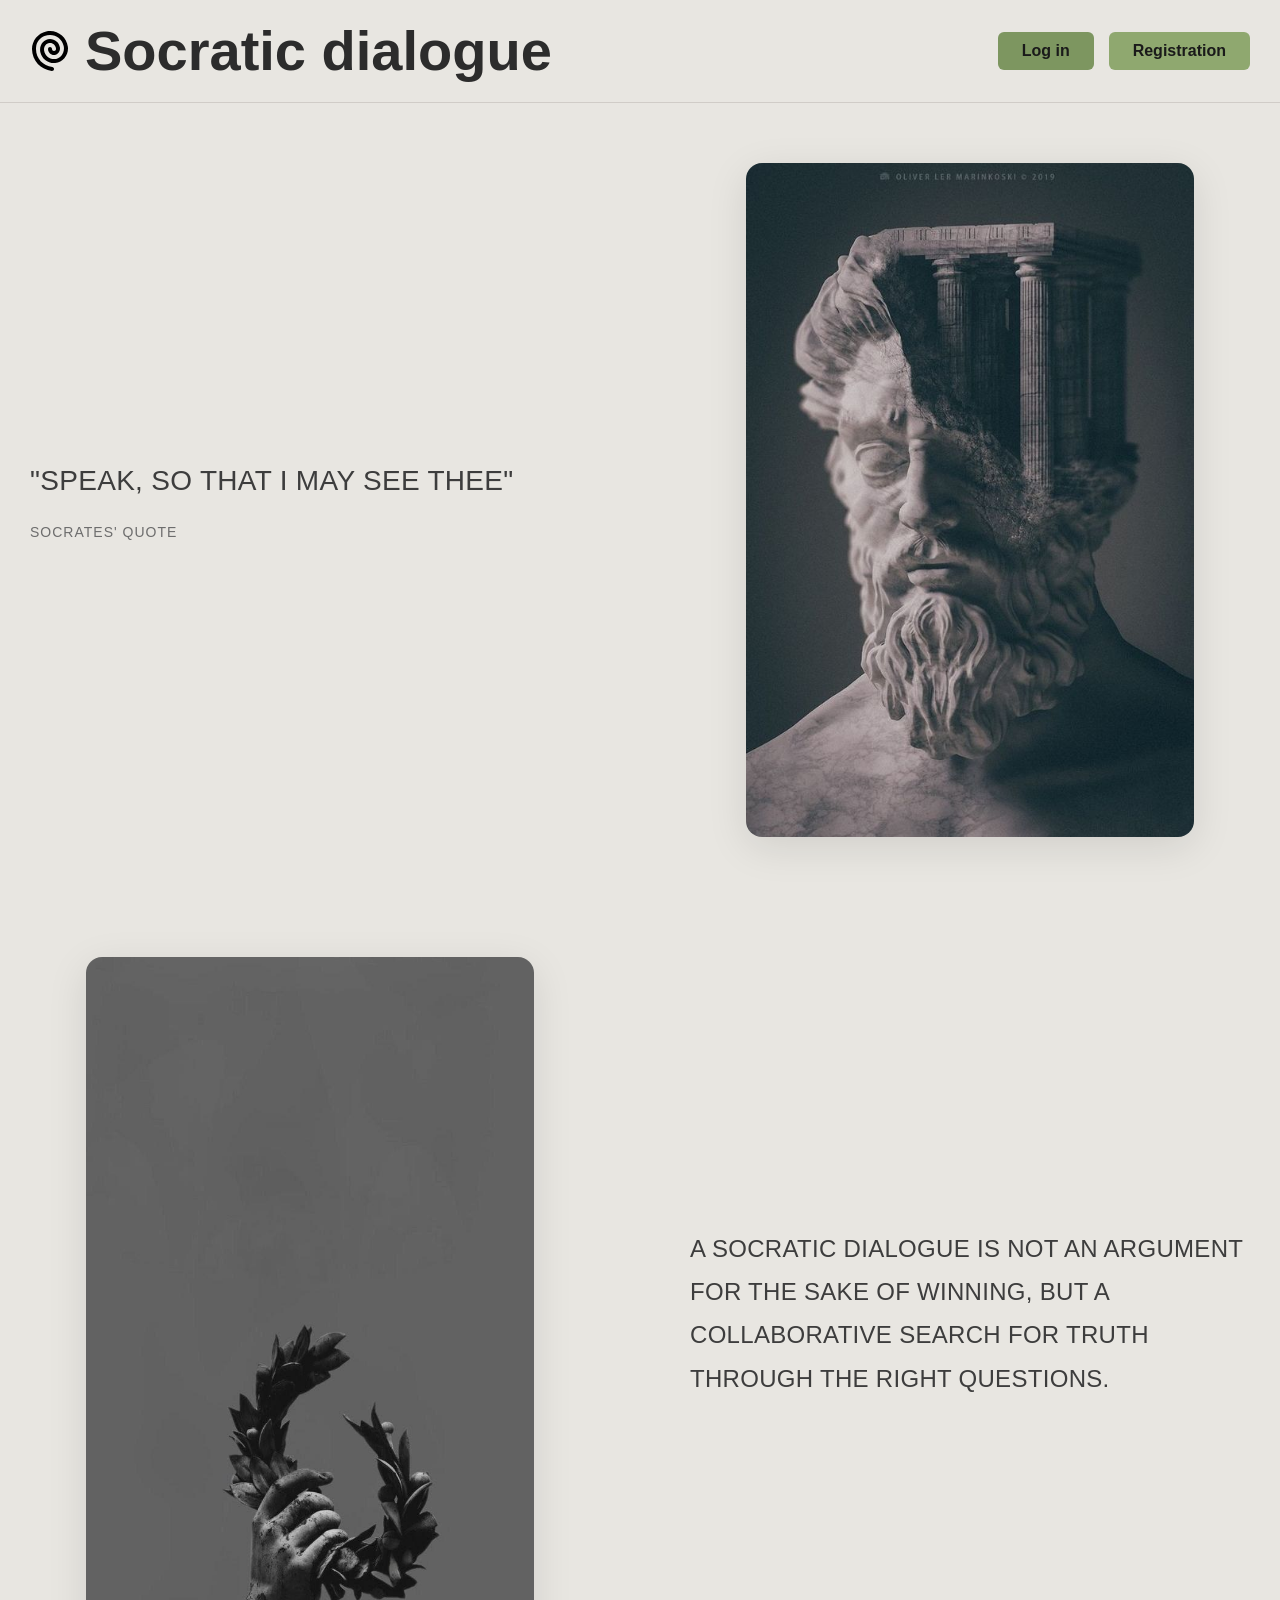
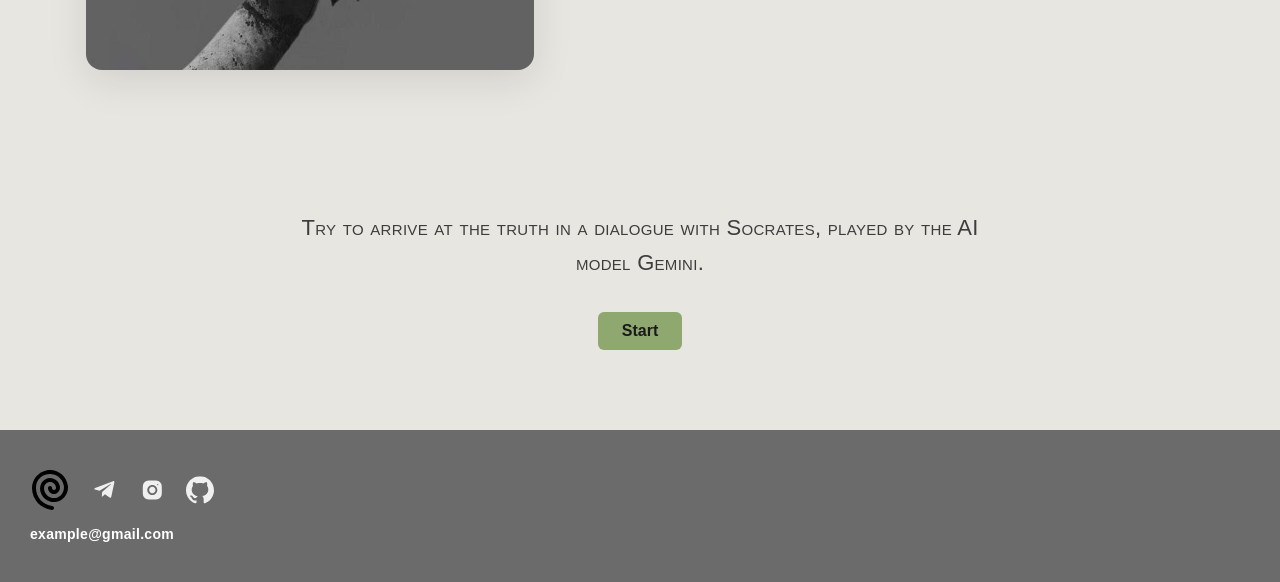
<file: frontend/index.html>
<!DOCTYPE html>
<html lang="en">
<head>
    <meta charset="UTF-8">
    <meta name="viewport" content="width=device-width, initial-scale=1.0">
    <title>Socratic dialogue</title>
    <link rel="stylesheet" href="style.css">
    <link rel="shortcut icon" href="images/favicon_spiral.svg" type="image/x-icon">
</head>
<body>
    <header class="header">
        <div class="header__container">
            <div class="header__left">
                <img src="images/favicon_spiral.svg" class="logo">
                <h1 class="header__title">Socratic dialogue</h1>
            </div>
            <div class="header__right">
                <a href="https://www.youtube.com" target="_blank" rel="noopener noreferrer" class="btn btn--secondary">Log in</a>
                <a href="https://www.youtube.com" target="_blank" rel="noopener noreferrer" class="btn btn--primary">Registration</a>
            </div>
        </div>
    </header>

    <main class="hero">
        <div class="hero__container">
            <div class="hero__content">
                <p class="hero__quote">"SPEAK, SO THAT I MAY SEE THEE"</p>
                <p class="hero__attribution">SOCRATES' QUOTE</p>
            </div>
            <div class="hero__image">
                <img src="images/Скульптура Бернини.jpg" alt="Socrates Statue">
            </div>
        </div>
    </main>

    <section class="dialogue">
        <div class="dialogue__container">
            <div class="dialogue__image">
                <img src="images/венок.jpg" alt="Wreath">
            </div>
            <div class="dialogue__content">
                <p class="dialogue__text">A SOCRATIC DIALOGUE IS NOT AN ARGUMENT FOR THE SAKE OF WINNING, BUT A COLLABORATIVE SEARCH FOR TRUTH THROUGH THE RIGHT QUESTIONS.</p>
            </div>
        </div>
    </section>

    <section class="cta">
        <div class="cta__container">
            <p class="cta__text">Try to arrive at the truth in a dialogue with Socrates, played by the AI model Gemini.</p>
            <a href="chat.html" class="btn btn--primary">Start</a>
        </div>
    </section>

    <footer class="footer">
        <div class="footer__container">
            <div class="footer__icons">
                <img src="images/favicon_spiral.svg" alt="Logo" class="footer__logo">
                <a href="https://www.youtube.com" target="_blank" rel="noopener noreferrer" class="footer__social-link">
                    <img src="images/telega.svg" alt="Telegram" class="footer__social-icon">
                </a>
                <a href="https://www.youtube.com" target="_blank" rel="noopener noreferrer" class="footer__social-link">
                    <img src="images/instagram.svg" alt="Instagram" class="footer__social-icon">
                </a>
                <a href="https://www.youtube.com" target="_blank" rel="noopener noreferrer" class="footer__social-link">
                    <img src="images/GitHub_Invertocat_White.svg" alt="GitHub" class="footer__social-icon">
                </a>
            </div>
            <p class="footer__email">example@gmail.com</p>
        </div>
    </footer>
</body>
</html>
</file>
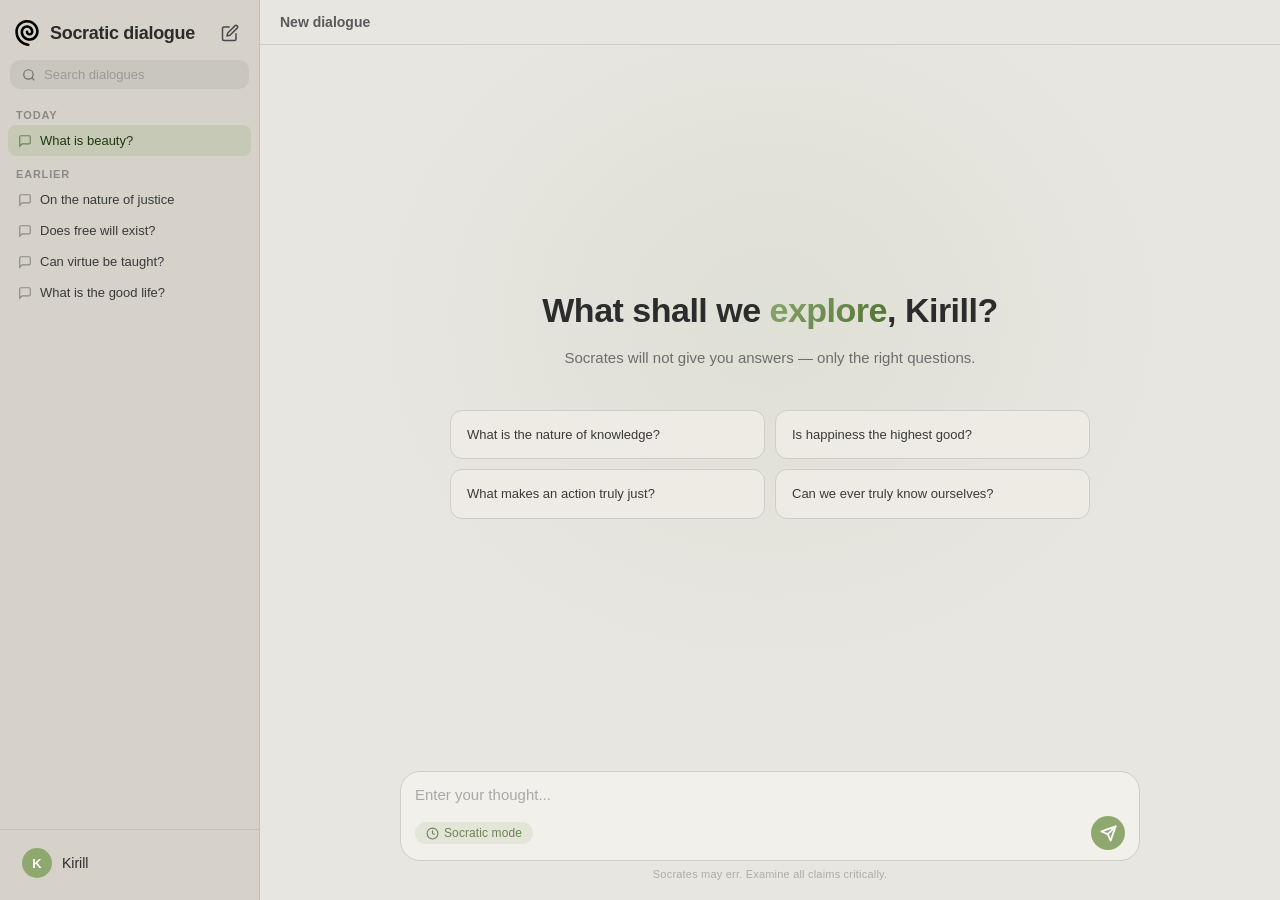
<file: frontend/chat.html>
<!DOCTYPE html>
<html lang="en">
<head>
    <meta charset="UTF-8">
    <meta name="viewport" content="width=device-width, initial-scale=1.0">
    <title>Socratic chat</title>
    <link rel="stylesheet" href="style.css">
    <link rel="stylesheet" href="chat.css">
    <link rel="shortcut icon" href="images/favicon_spiral.svg" type="image/x-icon">
</head>
<body class="chat-body">

<div class="chat-layout">

    <!-- ===== SIDEBAR ===== -->
    <aside class="sidebar" id="sidebar">
        <div class="sidebar__top">
            <a href="index.html" class="sidebar__brand">
                <img src="images/favicon_spiral.svg" alt="Socratic dialogue" class="sidebar__logo">
                <span class="sidebar__brand-name">Socratic dialogue</span>
            </a>
            <button class="sidebar__new-btn" title="New dialogue" id="newDialogueBtn">
                <svg width="18" height="18" viewBox="0 0 24 24" fill="none" stroke="currentColor" stroke-width="2" stroke-linecap="round" stroke-linejoin="round">
                    <path d="M11 4H4a2 2 0 0 0-2 2v14a2 2 0 0 0 2 2h14a2 2 0 0 0 2-2v-7"/>
                    <path d="M18.5 2.5a2.121 2.121 0 0 1 3 3L12 15l-4 1 1-4 9.5-9.5z"/>
                </svg>
            </button>
        </div>

        <div class="sidebar__search-wrap">
            <svg class="sidebar__search-icon" width="14" height="14" viewBox="0 0 24 24" fill="none" stroke="currentColor" stroke-width="2">
                <circle cx="11" cy="11" r="8"/><line x1="21" y1="21" x2="16.65" y2="16.65"/>
            </svg>
            <input type="text" class="sidebar__search-input" placeholder="Search dialogues">
        </div>

        <nav class="sidebar__nav">
            <span class="sidebar__nav-label">Today</span>
            <ul class="sidebar__history">
                <li class="sidebar__item sidebar__item--active">
                    <svg width="14" height="14" viewBox="0 0 24 24" fill="none" stroke="currentColor" stroke-width="2">
                        <path d="M21 15a2 2 0 0 1-2 2H7l-4 4V5a2 2 0 0 1 2-2h14a2 2 0 0 1 2 2z"/>
                    </svg>
                    <span>What is beauty?</span>
                </li>
            </ul>
            <span class="sidebar__nav-label">Earlier</span>
            <ul class="sidebar__history">
                <li class="sidebar__item">
                    <svg width="14" height="14" viewBox="0 0 24 24" fill="none" stroke="currentColor" stroke-width="2">
                        <path d="M21 15a2 2 0 0 1-2 2H7l-4 4V5a2 2 0 0 1 2-2h14a2 2 0 0 1 2 2z"/>
                    </svg>
                    <span>On the nature of justice</span>
                </li>
                <li class="sidebar__item">
                    <svg width="14" height="14" viewBox="0 0 24 24" fill="none" stroke="currentColor" stroke-width="2">
                        <path d="M21 15a2 2 0 0 1-2 2H7l-4 4V5a2 2 0 0 1 2-2h14a2 2 0 0 1 2 2z"/>
                    </svg>
                    <span>Does free will exist?</span>
                </li>
                <li class="sidebar__item">
                    <svg width="14" height="14" viewBox="0 0 24 24" fill="none" stroke="currentColor" stroke-width="2">
                        <path d="M21 15a2 2 0 0 1-2 2H7l-4 4V5a2 2 0 0 1 2-2h14a2 2 0 0 1 2 2z"/>
                    </svg>
                    <span>Can virtue be taught?</span>
                </li>
                <li class="sidebar__item">
                    <svg width="14" height="14" viewBox="0 0 24 24" fill="none" stroke="currentColor" stroke-width="2">
                        <path d="M21 15a2 2 0 0 1-2 2H7l-4 4V5a2 2 0 0 1 2-2h14a2 2 0 0 1 2 2z"/>
                    </svg>
                    <span>What is the good life?</span>
                </li>
            </ul>
        </nav>

        <div class="sidebar__footer">
            <div class="sidebar__user">
                <div class="sidebar__avatar">K</div>
                <span class="sidebar__username">Kirill</span>
            </div>
        </div>
    </aside>

    <div class="sidebar-overlay" id="sidebarOverlay"></div>

    <!-- ===== MAIN ===== -->
    <main class="chat-main">

        <div class="chat-topbar">
            <button class="topbar__menu-btn" id="menuBtn">
                <svg width="20" height="20" viewBox="0 0 24 24" fill="none" stroke="currentColor" stroke-width="2">
                    <line x1="3" y1="6" x2="21" y2="6"/>
                    <line x1="3" y1="12" x2="21" y2="12"/>
                    <line x1="3" y1="18" x2="21" y2="18"/>
                </svg>
            </button>
            <span class="topbar__title" id="topbarTitle">New dialogue</span>
        </div>

        <!-- EMPTY STATE -->
        <div class="chat-empty" id="chatEmpty">
            <div class="chat-empty__inner">
                <h2 class="chat-empty__greeting">
                    What shall we <span class="chat-empty__accent">explore</span>, Kirill?
                </h2>
                <p class="chat-empty__subtitle">Socrates will not give you answers — only the right questions.</p>
                <div class="chat-suggestions">
                    <button class="chat-suggestion">What is the nature of knowledge?</button>
                    <button class="chat-suggestion">Is happiness the highest good?</button>
                    <button class="chat-suggestion">What makes an action truly just?</button>
                    <button class="chat-suggestion">Can we ever truly know ourselves?</button>
                </div>
            </div>
        </div>

        <!-- MESSAGES -->
        <div class="chat-messages" id="chatMessages"></div>

        <!-- INPUT -->
        <div class="chat-input-section">
            <div class="chat-input-bar">
                <textarea
                    class="chat-input"
                    id="chatInput"
                    placeholder="Enter your thought..."
                    rows="1"
                ></textarea>
                <div class="chat-input-actions">
                    <div class="input-mode-badge">
                        <svg width="13" height="13" viewBox="0 0 24 24" fill="none" stroke="currentColor" stroke-width="2">
                            <circle cx="12" cy="12" r="10"/>
                            <polyline points="12 6 12 12 16 14"/>
                        </svg>
                        Socratic mode
                    </div>
                    <button class="input-send-btn" id="sendBtn">
                        <svg width="17" height="17" viewBox="0 0 24 24" fill="none" stroke="currentColor" stroke-width="2.5" stroke-linecap="round" stroke-linejoin="round">
                            <line x1="22" y1="2" x2="11" y2="13"/>
                            <polygon points="22 2 15 22 11 13 2 9 22 2"/>
                        </svg>
                    </button>
                </div>
            </div>
            <p class="chat-input-hint">Socrates may err. Examine all claims critically.</p>
        </div>

    </main>
</div>

<script src="js/chat.js"></script>
</body>
</html>
</file>
<file: frontend/style.css>
* {
    margin: 0;
    padding: 0;
    box-sizing: border-box;
}

body {
    font-family: 'Inter', 'Segoe UI', Tahoma, Geneva, Verdana, sans-serif;
    background-color: #e8e6e1;
    min-height: 100vh;
}

/* ============ HEADER ============ */
.header {
    padding: 20px 30px;
    background-color: #e8e6e1;
    border-bottom: 1px solid #d0ccc7;
}

.header__container {
    max-width: 1400px;
    margin: 0 auto;
    display: flex;
    justify-content: space-between;
    align-items: center;
}

.header__left {
    display: flex;
    align-items: center;
    gap: 15px;
}

.logo {
    width: 40px;
    height: auto;
    max-width: 55px;
}

.header__title {
    font-size: 56px;
    color: #2c2c2c;
    font-weight: 900;
    letter-spacing: -3%;
    line-height: 110%;
}

.header__right {
    display: flex;
    gap: 15px;
    align-items: center;
}

/* ============ BUTTONS ============ */
.btn {
    padding: 10px 24px;
    border: none;
    border-radius: 6px;
    font-size: 16px;
    font-weight: 600;
    cursor: pointer;
    transition: all 0.3s ease;
    text-decoration: none;
    display: inline-block;
    font-family: 'Inter', sans-serif;
}

.btn--primary {
    background-color: #8fa86f;
    color: #1a1a1a;
}

.btn--primary:hover {
    background-color: #7d9660;
    transform: translateY(-2px);
}

.btn--secondary {
    background-color: #7d9660;
    color: #1a1a1a;
}

.btn--secondary:hover {
    background-color: #6b8454;
    transform: translateY(-2px);
}

/* ============ HERO SECTION ============ */
.hero {
    padding: 60px 30px;
    background-color: #e8e6e1;
}

.hero__container {
    max-width: 1400px;
    margin: 0 auto;
    display: flex;
    align-items: center;
    justify-content: space-between;
    gap: 60px;
}

.hero__content {
    flex: 1;
    padding-right: 40px;
}

.hero__quote {
    font-size: 28px;
    color: #3d3d3d;
    line-height: 1.6;
    margin-bottom: 20px;
    letter-spacing: 0.3px;
    font-weight: 400;
}

.hero__attribution {
    font-size: 14px;
    color: #6d6d6d;
    letter-spacing: 1px;
    font-weight: 500;
}

.hero__image {
    flex: 1;
    display: flex;
    justify-content: center;
}

.hero__image img {
    max-width: 80%;
    height: auto;
    border-radius: 16px;
    box-shadow: 0 10px 40px rgba(0, 0, 0, 0.1);
    object-fit: cover;
}

/* ============ RESPONSIVE ============ */
@media (max-width: 768px) {
    .header__container {
        flex-direction: column;
        gap: 20px;
    }

    .header__left {
        width: 100%;
        justify-content: center;
    }

    .header__right {
        width: 100%;
        justify-content: center;
    }

    .hero__container {
        flex-direction: column;
        gap: 40px;
        padding: 40px 20px;
    }

    .hero__content {
        padding-right: 0;
        text-align: center;
    }

    .hero__quote {
        font-size: 22px;
    }

    .hero__image {
        width: 100%;
    }

    .dialogue__container {
        flex-direction: column;
        gap: 40px;
    }

    .dialogue__image {
        order: -1;
    }

    .dialogue__content {
        padding: 0;
    }

    .dialogue__text {
        font-size: 18px;
        text-align: center;
    }
}

/* ============ CTA SECTION ============ */
.cta {
    padding: 80px 30px;
    background-color: #e8e6e1;
    text-align: center;
}

.cta__container {
    max-width: 700px;
    margin: 0 auto;
    display: flex;
    flex-direction: column;
    align-items: center;
    gap: 32px;
}

.cta__text {
    font-size: 22px;
    color: #3d3d3d;
    line-height: 1.6;
    font-weight: 400;
    font-variant: small-caps;
    letter-spacing: 0.3px;
}

/* ============ FOOTER ============ */
.footer {
    background-color: #6b6b6b;
    padding: 40px 30px;
}

.footer__container {
    max-width: 1400px;
    margin: 0 auto;
    display: flex;
    flex-direction: column;
    gap: 16px;
}

.footer__icons {
    display: flex;
    align-items: center;
    gap: 20px;
}

.footer__logo {
    width: 40px;
    height: 40px;
}

.footer__social-link {
    display: flex;
    align-items: center;
    opacity: 0.9;
    transition: opacity 0.2s ease;
}

.footer__social-link:hover {
    opacity: 1;
}

.footer__social-icon {
    width: 28px;
    height: 28px;
    filter: brightness(0) invert(1);
}

.footer__email {
    color: #ffffff;
    font-size: 14px;
    font-weight: 600;
    letter-spacing: 0.3px;
}

/* ============ DIALOGUE SECTION ============ */
.dialogue {
    padding: 60px 30px;
    background-color: #e8e6e1;
}

.dialogue__container {
    max-width: 1400px;
    margin: 0 auto;
    display: flex;
    align-items: center;
    justify-content: space-between;
    gap: 60px;
}

.dialogue__image {
    flex: 1;
    display: flex;
    justify-content: center;
}

.dialogue__image img {
    max-width: 80%;
    height: auto;
    border-radius: 16px;
    box-shadow: 0 10px 40px rgba(0, 0, 0, 0.1);
    object-fit: cover;
}

.dialogue__content {
    flex: 1;
    padding-left: 40px;
}

.dialogue__text {
    font-size: 24px;
    color: #3d3d3d;
    line-height: 1.8;
    letter-spacing: 0.3px;
    font-weight: 400;
}
</file>
<file: frontend/chat.css>
/* ===== CHAT PAGE: overrides + new components ===== */

.chat-body {
    overflow: hidden;
    height: 100vh;
}

/* ===== LAYOUT ===== */
.chat-layout {
    display: flex;
    height: 100vh;
    overflow: hidden;
}

/* ===== SIDEBAR ===== */
.sidebar {
    width: 260px;
    flex-shrink: 0;
    background-color: #d6d2ca;
    border-right: 1px solid #c4bfb6;
    display: flex;
    flex-direction: column;
    height: 100vh;
    overflow: hidden;
    transition: transform 0.3s ease;
}

.sidebar__top {
    display: flex;
    align-items: center;
    justify-content: space-between;
    padding: 18px 14px 12px;
    flex-shrink: 0;
}

.sidebar__brand {
    display: flex;
    align-items: center;
    gap: 10px;
    text-decoration: none;
    color: inherit;
}

.sidebar__logo {
    width: 26px;
    height: 26px;
}

.sidebar__brand-name {
    font-size: 18px;
    font-weight: 800;
    color: #2c2c2c;
    letter-spacing: -0.3px;
}

.sidebar__new-btn {
    background: none;
    border: none;
    padding: 6px;
    border-radius: 8px;
    cursor: pointer;
    color: #4a4a4a;
    transition: background 0.2s;
    display: flex;
    align-items: center;
    justify-content: center;
}

.sidebar__new-btn:hover {
    background-color: rgba(0, 0, 0, 0.08);
    color: #2c2c2c;
}

/* Search */
.sidebar__search-wrap {
    display: flex;
    align-items: center;
    gap: 8px;
    margin: 0 10px 8px;
    padding: 7px 12px;
    background-color: rgba(0, 0, 0, 0.06);
    border-radius: 10px;
    flex-shrink: 0;
}

.sidebar__search-icon {
    color: #6d6d6d;
    flex-shrink: 0;
}

.sidebar__search-input {
    border: none;
    background: none;
    outline: none;
    font-family: inherit;
    font-size: 13px;
    color: #2c2c2c;
    width: 100%;
}

.sidebar__search-input::placeholder {
    color: #9a9a9a;
}

/* Nav */
.sidebar__nav {
    flex: 1;
    overflow-y: auto;
    padding: 0 8px;
    scrollbar-width: thin;
    scrollbar-color: rgba(0, 0, 0, 0.12) transparent;
}

.sidebar__nav-label {
    display: block;
    font-size: 11px;
    font-weight: 600;
    letter-spacing: 0.8px;
    text-transform: uppercase;
    color: #8a8a8a;
    padding: 12px 8px 4px;
}

.sidebar__history {
    list-style: none;
    margin: 0;
    padding: 0;
}

.sidebar__item {
    display: flex;
    align-items: center;
    gap: 8px;
    padding: 8px 10px;
    border-radius: 8px;
    cursor: pointer;
    font-size: 13px;
    color: #3a3a3a;
    transition: background 0.15s;
}

.sidebar__item span {
    white-space: nowrap;
    overflow: hidden;
    text-overflow: ellipsis;
}

.sidebar__item svg {
    flex-shrink: 0;
    color: #8a8a8a;
}

.sidebar__item:hover {
    background-color: rgba(0, 0, 0, 0.06);
}

.sidebar__item--active {
    background-color: rgba(143, 168, 111, 0.22);
    color: #1e3a0f;
    font-weight: 500;
}

.sidebar__item--active svg {
    color: #6b8454;
}

/* Footer */
.sidebar__footer {
    flex-shrink: 0;
    padding: 10px 12px 14px;
    border-top: 1px solid #c4bfb6;
}

.sidebar__user {
    display: flex;
    align-items: center;
    gap: 10px;
    padding: 8px 10px;
    border-radius: 8px;
    cursor: pointer;
    transition: background 0.15s;
}

.sidebar__user:hover {
    background-color: rgba(0, 0, 0, 0.06);
}

.sidebar__avatar {
    width: 30px;
    height: 30px;
    border-radius: 50%;
    background-color: #8fa86f;
    color: #fff;
    font-size: 13px;
    font-weight: 700;
    display: flex;
    align-items: center;
    justify-content: center;
    flex-shrink: 0;
}

.sidebar__username {
    font-size: 14px;
    font-weight: 500;
    color: #2c2c2c;
}

/* Mobile overlay */
.sidebar-overlay {
    display: none;
    position: fixed;
    inset: 0;
    background: rgba(0, 0, 0, 0.28);
    z-index: 99;
}

/* ===== TOPBAR ===== */
.chat-topbar {
    display: flex;
    align-items: center;
    gap: 12px;
    padding: 14px 20px;
    flex-shrink: 0;
    border-bottom: 1px solid #d0ccc7;
}

.topbar__menu-btn {
    display: none;
    background: none;
    border: none;
    padding: 4px 6px;
    border-radius: 6px;
    cursor: pointer;
    color: #4a4a4a;
    transition: background 0.2s;
    align-items: center;
}

.topbar__menu-btn:hover {
    background-color: rgba(0, 0, 0, 0.06);
}

.topbar__title {
    font-size: 14px;
    font-weight: 600;
    color: #5a5a5a;
    white-space: nowrap;
    overflow: hidden;
    text-overflow: ellipsis;
}

/* ===== CHAT MAIN ===== */
.chat-main {
    flex: 1;
    display: flex;
    flex-direction: column;
    height: 100vh;
    overflow: hidden;
    min-width: 0;
}

/* ===== EMPTY STATE ===== */
.chat-empty {
    flex: 1;
    display: flex;
    align-items: center;
    justify-content: center;
    padding: 40px 24px;
    overflow-y: auto;
    background: radial-gradient(ellipse at 50% 38%, rgba(143, 168, 111, 0.1) 0%, transparent 62%);
}

.chat-empty.hidden {
    display: none;
}

.chat-empty__inner {
    max-width: 640px;
    width: 100%;
    text-align: center;
}

.chat-empty__greeting {
    font-size: 34px;
    font-weight: 800;
    color: #2c2c2c;
    margin-bottom: 14px;
    line-height: 1.25;
    letter-spacing: -0.5px;
}

.chat-empty__accent {
    background: linear-gradient(130deg, #8fa86f 0%, #4d7030 100%);
    -webkit-background-clip: text;
    -webkit-text-fill-color: transparent;
    background-clip: text;
}

.chat-empty__subtitle {
    font-size: 15px;
    color: #6d6d6d;
    margin-bottom: 40px;
    line-height: 1.6;
    font-weight: 400;
}

.chat-suggestions {
    display: grid;
    grid-template-columns: 1fr 1fr;
    gap: 10px;
}

.chat-suggestion {
    background-color: #eeebe4;
    border: 1px solid #d0ccc7;
    border-radius: 12px;
    padding: 14px 16px;
    font-family: inherit;
    font-size: 13px;
    color: #3a3a3a;
    cursor: pointer;
    text-align: left;
    transition: background 0.2s, border-color 0.2s, transform 0.15s;
    line-height: 1.5;
}

.chat-suggestion:hover {
    background-color: #e5e1d9;
    border-color: #8fa86f;
    transform: translateY(-1px);
}

/* ===== MESSAGES ===== */
.chat-messages {
    flex: 1;
    overflow-y: auto;
    padding: 28px 0 8px;
    display: none;
    flex-direction: column;
    gap: 2px;
    scrollbar-width: thin;
    scrollbar-color: rgba(0, 0, 0, 0.12) transparent;
}

.chat-messages.visible {
    display: flex;
}

.message {
    max-width: 740px;
    width: 100%;
    margin: 0 auto;
    padding: 6px 28px;
}

/* User bubble */
.message--user {
    display: flex;
    justify-content: flex-end;
}

.message--user .message__content {
    background-color: #8fa86f;
    color: #1a1a1a;
    padding: 12px 18px;
    border-radius: 18px 18px 4px 18px;
    max-width: 72%;
    font-size: 15px;
    line-height: 1.65;
}

.message--user .message__content p {
    margin: 0;
}

/* AI message */
.message--ai {
    display: flex;
    align-items: flex-start;
    gap: 14px;
}

.message__avatar {
    width: 28px;
    height: 28px;
    border-radius: 50%;
    flex-shrink: 0;
    margin-top: 2px;
    background-color: #d6d2ca;
    padding: 4px;
}

.message__body {
    flex: 1;
    min-width: 0;
}

.message__name {
    display: block;
    font-size: 12px;
    font-weight: 600;
    color: #6b8454;
    margin-bottom: 5px;
    letter-spacing: 0.3px;
    text-transform: uppercase;
}

.message--ai .message__content {
    font-size: 15px;
    color: #2c2c2c;
    line-height: 1.75;
}

.message--ai .message__content p {
    margin: 0;
}

.message--ai .message__content p + p {
    margin-top: 12px;
}

/* Typing indicator */
.message--typing .message__content {
    display: flex;
    align-items: center;
    gap: 5px;
    padding: 6px 0;
}

.typing-dot {
    width: 7px;
    height: 7px;
    border-radius: 50%;
    background-color: #8fa86f;
    animation: typingBounce 1.3s infinite ease-in-out;
}

.typing-dot:nth-child(1) { animation-delay: 0s; }
.typing-dot:nth-child(2) { animation-delay: 0.2s; }
.typing-dot:nth-child(3) { animation-delay: 0.4s; }

@keyframes typingBounce {
    0%, 60%, 100% { transform: translateY(0); opacity: 0.35; }
    30% { transform: translateY(-6px); opacity: 1; }
}

/* ===== INPUT SECTION ===== */
.chat-input-section {
    flex-shrink: 0;
    padding: 8px 24px 20px;
    background: linear-gradient(to top, #e8e6e1 82%, transparent);
}

.chat-input-bar {
    max-width: 740px;
    margin: 0 auto;
    background-color: #f2f0eb;
    border: 1.5px solid #d0ccc7;
    border-radius: 20px;
    padding: 12px 14px 10px;
    display: flex;
    flex-direction: column;
    gap: 8px;
    transition: border-color 0.2s, box-shadow 0.2s;
}

.chat-input-bar:focus-within {
    border-color: #8fa86f;
    box-shadow: 0 0 0 3px rgba(143, 168, 111, 0.13);
}

.chat-input {
    border: none;
    background: none;
    outline: none;
    font-family: inherit;
    font-size: 15px;
    color: #2c2c2c;
    resize: none;
    min-height: 24px;
    max-height: 200px;
    line-height: 1.5;
    overflow-y: auto;
    scrollbar-width: none;
}

.chat-input::placeholder {
    color: #a8a8a8;
}

.chat-input-actions {
    display: flex;
    align-items: center;
    justify-content: space-between;
}

.input-mode-badge {
    display: flex;
    align-items: center;
    gap: 5px;
    font-size: 12px;
    font-weight: 500;
    color: #6b8454;
    background-color: rgba(143, 168, 111, 0.15);
    padding: 4px 11px;
    border-radius: 20px;
    letter-spacing: 0.1px;
    user-select: none;
}

.input-send-btn {
    width: 34px;
    height: 34px;
    background-color: #8fa86f;
    border: none;
    border-radius: 50%;
    cursor: pointer;
    display: flex;
    align-items: center;
    justify-content: center;
    color: #fff;
    transition: background 0.2s, transform 0.15s;
    flex-shrink: 0;
}

.input-send-btn:hover {
    background-color: #7d9660;
    transform: scale(1.06);
}

.input-send-btn:disabled {
    background-color: #c8c3ba;
    cursor: not-allowed;
    transform: none;
}

.chat-input-hint {
    max-width: 740px;
    margin: 7px auto 0;
    text-align: center;
    font-size: 11px;
    color: #b0aba3;
    letter-spacing: 0.2px;
}

/* ===== RESPONSIVE ===== */
@media (max-width: 768px) {
    .sidebar {
        position: fixed;
        left: 0;
        top: 0;
        z-index: 100;
        transform: translateX(-100%);
    }

    .sidebar.open {
        transform: translateX(0);
        box-shadow: 4px 0 24px rgba(0, 0, 0, 0.14);
    }

    .sidebar-overlay.visible {
        display: block;
    }

    .topbar__menu-btn {
        display: flex;
    }

    .chat-empty__greeting {
        font-size: 26px;
    }

    .chat-suggestions {
        grid-template-columns: 1fr;
    }

    .message {
        padding: 6px 16px;
    }

    .chat-input-section {
        padding: 8px 14px 16px;
    }
}
</file>
